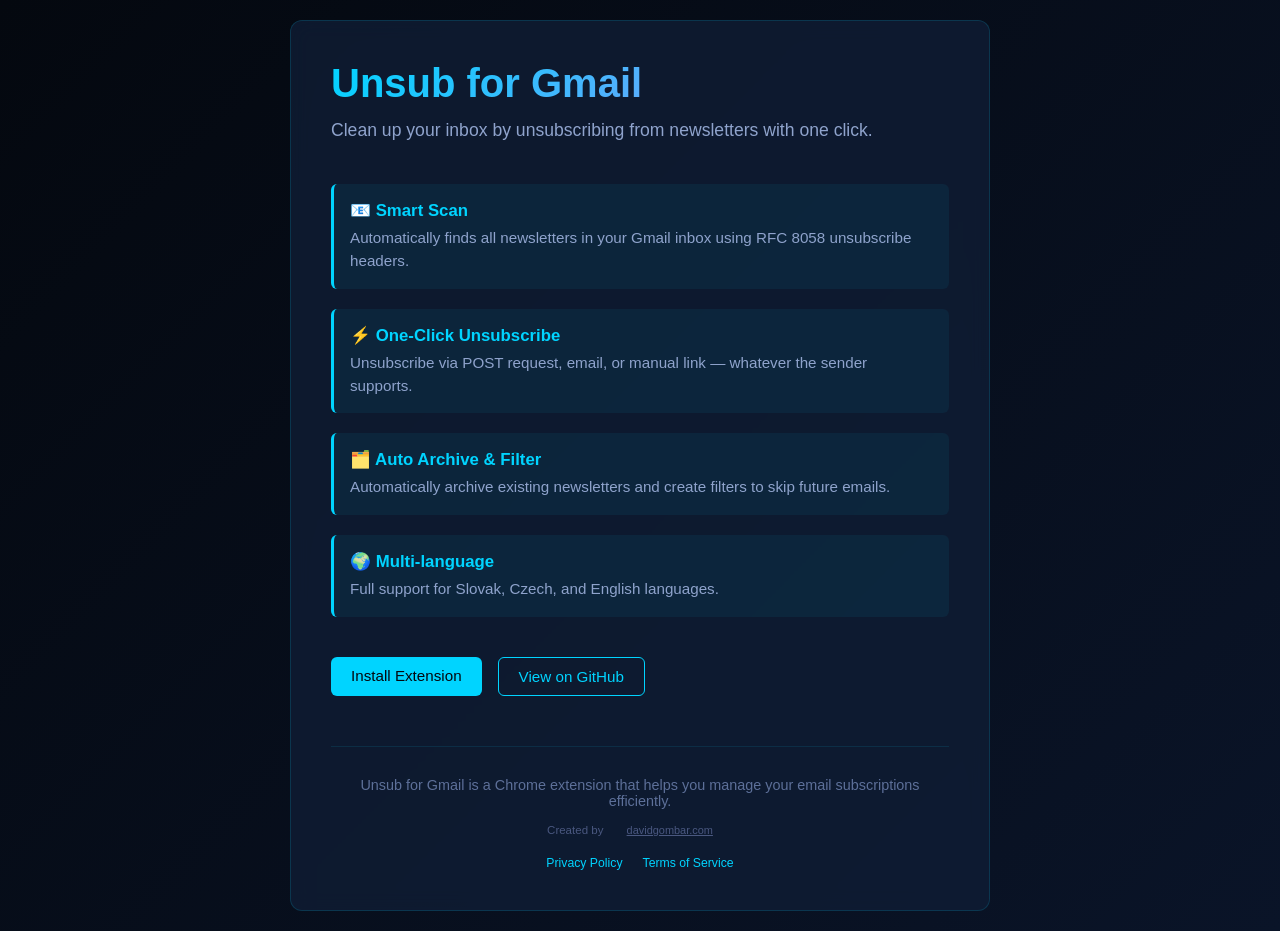
<file: docs/index.html>
<!DOCTYPE html>
<html lang="en">
<head>
  <meta charset="UTF-8">
  <meta name="viewport" content="width=device-width, initial-scale=1">
  <meta name="google-site-verification" content="OzqDJ0EwxWhAvOSlh1KuwHQCyUvalWJo8x1ypGa64aY" />
  <title>Unsub for Gmail</title>
  <style>
    * { margin: 0; padding: 0; box-sizing: border-box; }
    body {
      font-family: -apple-system, BlinkMacSystemFont, 'Segoe UI', Roboto, sans-serif;
      background: linear-gradient(135deg, #04080f 0%, #0a1428 100%);
      color: #e8f0fb;
      min-height: 100vh;
      display: flex;
      align-items: center;
      justify-content: center;
      padding: 20px;
    }
    .container {
      max-width: 700px;
      background: rgba(16, 29, 53, 0.8);
      border: 1px solid rgba(0, 212, 255, 0.15);
      border-radius: 12px;
      padding: 40px;
      backdrop-filter: blur(10px);
    }
    h1 {
      font-size: 2.5em;
      margin-bottom: 10px;
      background: linear-gradient(135deg, #00d4ff, #a78bfa);
      -webkit-background-clip: text;
      -webkit-text-fill-color: transparent;
      background-clip: text;
    }
    .subtitle {
      color: #8fa3cc;
      font-size: 1.1em;
      margin-bottom: 30px;
      line-height: 1.6;
    }
    .features {
      display: grid;
      gap: 20px;
      margin: 40px 0;
    }
    .feature {
      padding: 16px;
      background: rgba(0, 212, 255, 0.06);
      border-left: 3px solid #00d4ff;
      border-radius: 6px;
    }
    .feature h3 {
      color: #00d4ff;
      margin-bottom: 6px;
      font-size: 1.05em;
    }
    .feature p {
      color: #8fa3cc;
      font-size: 0.95em;
      line-height: 1.5;
    }
    .links {
      display: flex;
      gap: 16px;
      margin-top: 40px;
      flex-wrap: wrap;
    }
    a {
      padding: 10px 20px;
      border-radius: 6px;
      text-decoration: none;
      font-weight: 500;
      font-size: 0.95em;
      transition: all 0.3s;
    }
    .btn-primary {
      background: #00d4ff;
      color: #04080f;
    }
    .btn-primary:hover {
      background: #00b8e0;
      transform: translateY(-2px);
    }
    .btn-secondary {
      background: transparent;
      color: #00d4ff;
      border: 1px solid #00d4ff;
    }
    .btn-secondary:hover {
      background: rgba(0, 212, 255, 0.1);
    }
    .footer {
      margin-top: 50px;
      padding-top: 30px;
      border-top: 1px solid rgba(0, 212, 255, 0.1);
      text-align: center;
      color: #5d7099;
      font-size: 0.9em;
    }
    .legal-links {
      margin-top: 20px;
      display: flex;
      gap: 20px;
      justify-content: center;
      flex-wrap: wrap;
    }
    .legal-links a {
      color: #00d4ff;
      padding: 0;
      font-size: 0.85em;
    }
    .legal-links a:hover {
      color: #a78bfa;
    }
  </style>
</head>
<body>
  <div class="container">
    <h1>Unsub for Gmail</h1>
    <p class="subtitle">Clean up your inbox by unsubscribing from newsletters with one click.</p>

    <div class="features">
      <div class="feature">
        <h3>📧 Smart Scan</h3>
        <p>Automatically finds all newsletters in your Gmail inbox using RFC 8058 unsubscribe headers.</p>
      </div>
      <div class="feature">
        <h3>⚡ One-Click Unsubscribe</h3>
        <p>Unsubscribe via POST request, email, or manual link — whatever the sender supports.</p>
      </div>
      <div class="feature">
        <h3>🗂️ Auto Archive & Filter</h3>
        <p>Automatically archive existing newsletters and create filters to skip future emails.</p>
      </div>
      <div class="feature">
        <h3>🌍 Multi-language</h3>
        <p>Full support for Slovak, Czech, and English languages.</p>
      </div>
    </div>

    <div class="links">
      <a href="https://chrome.google.com/webstore" class="btn-primary">Install Extension</a>
      <a href="https://github.com/davidgombar/unsub" class="btn-secondary">View on GitHub</a>
    </div>

    <div class="footer">
      <p>Unsub for Gmail is a Chrome extension that helps you manage your email subscriptions efficiently.</p>
      <p style="margin-top: 15px; font-size: 0.8em; color: #4a5880;">Created by <a href="https://davidgombar.com" target="_blank" rel="noopener" style="color: inherit; text-decoration: underline;">davidgombar.com</a></p>

      <div class="legal-links">
        <a href="privacy-policy.html">Privacy Policy</a>
        <a href="terms-of-service.html">Terms of Service</a>
      </div>
    </div>
  </div>
</body>
</html>
</file>
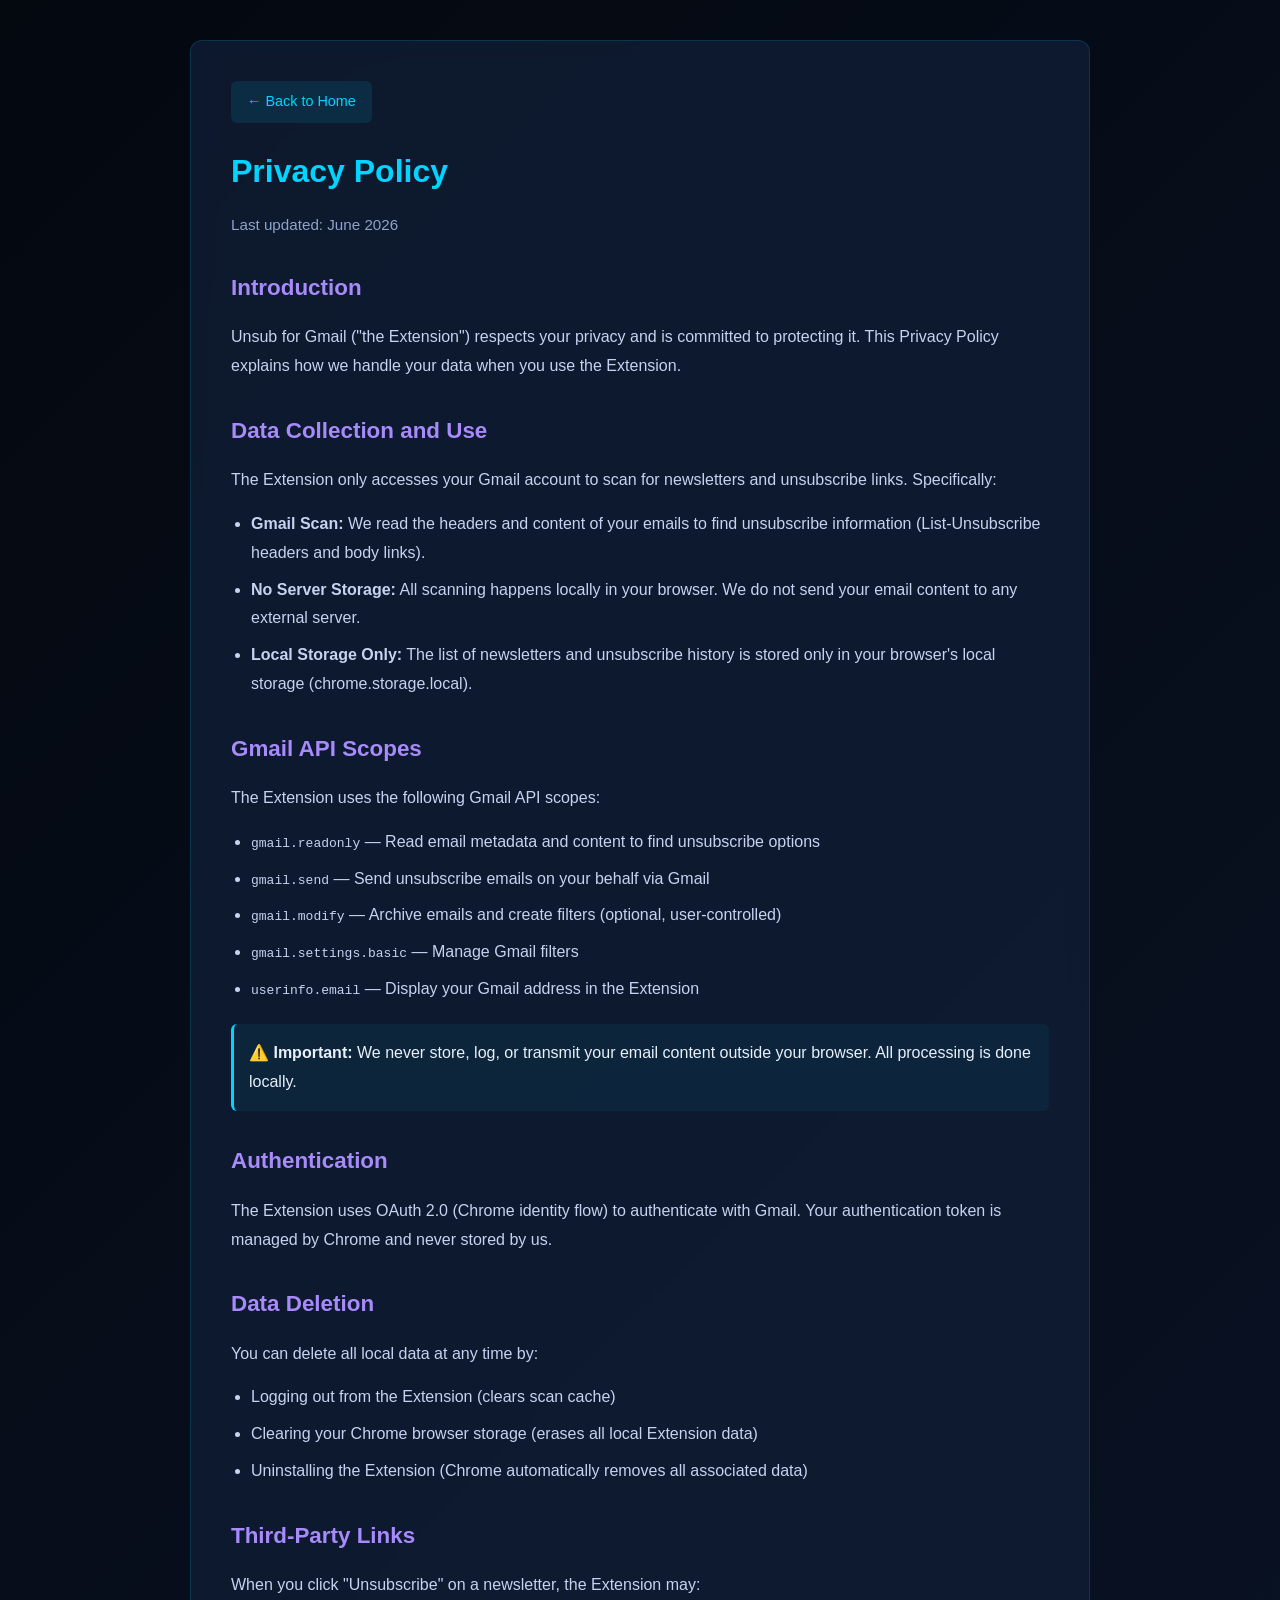
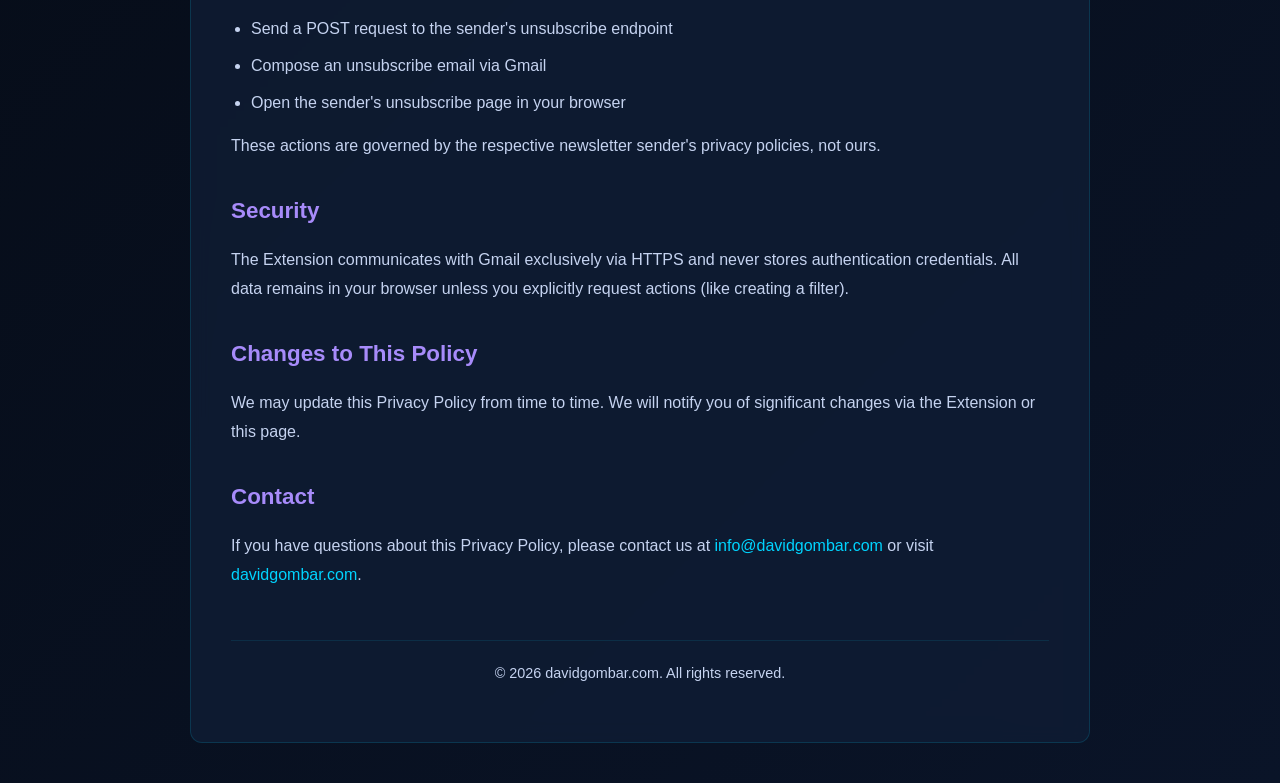
<file: docs/privacy-policy.html>
<!DOCTYPE html>
<html lang="en">
<head>
  <meta charset="UTF-8">
  <meta name="viewport" content="width=device-width, initial-scale=1">
  <title>Privacy Policy — Unsub for Gmail</title>
  <style>
    * { margin: 0; padding: 0; box-sizing: border-box; }
    body {
      font-family: -apple-system, BlinkMacSystemFont, 'Segoe UI', Roboto, sans-serif;
      background: linear-gradient(135deg, #04080f 0%, #0a1428 100%);
      color: #e8f0fb;
      min-height: 100vh;
      padding: 40px 20px;
    }
    .container {
      max-width: 900px;
      margin: 0 auto;
      background: rgba(16, 29, 53, 0.8);
      border: 1px solid rgba(0, 212, 255, 0.15);
      border-radius: 12px;
      padding: 40px;
      backdrop-filter: blur(10px);
      line-height: 1.8;
    }
    h1 {
      font-size: 2em;
      margin-bottom: 10px;
      color: #00d4ff;
    }
    .subtitle {
      color: #8fa3cc;
      margin-bottom: 30px;
      font-size: 0.95em;
    }
    h2 {
      color: #a78bfa;
      font-size: 1.4em;
      margin-top: 30px;
      margin-bottom: 15px;
    }
    p {
      margin-bottom: 15px;
      color: #c5d3f0;
    }
    ul {
      margin-left: 20px;
      margin-bottom: 15px;
    }
    li {
      margin-bottom: 8px;
      color: #c5d3f0;
    }
    .highlight {
      background: rgba(0, 212, 255, 0.06);
      border-left: 3px solid #00d4ff;
      padding: 15px;
      border-radius: 6px;
      margin: 20px 0;
    }
    a {
      color: #00d4ff;
      text-decoration: none;
    }
    a:hover {
      color: #a78bfa;
      text-decoration: underline;
    }
    .footer {
      margin-top: 50px;
      padding-top: 20px;
      border-top: 1px solid rgba(0, 212, 255, 0.1);
      font-size: 0.9em;
      color: #5d7099;
      text-align: center;
    }
    .back-link {
      display: inline-block;
      margin-bottom: 20px;
      padding: 8px 16px;
      background: rgba(0, 212, 255, 0.1);
      border-radius: 6px;
      color: #00d4ff;
      text-decoration: none;
      font-size: 0.9em;
    }
    .back-link:hover {
      background: rgba(0, 212, 255, 0.15);
    }
  </style>
</head>
<body>
  <div class="container">
    <a href="/" class="back-link">← Back to Home</a>

    <h1>Privacy Policy</h1>
    <p class="subtitle">Last updated: June 2026</p>

    <h2>Introduction</h2>
    <p>Unsub for Gmail ("the Extension") respects your privacy and is committed to protecting it. This Privacy Policy explains how we handle your data when you use the Extension.</p>

    <h2>Data Collection and Use</h2>
    <p>The Extension only accesses your Gmail account to scan for newsletters and unsubscribe links. Specifically:</p>
    <ul>
      <li><strong>Gmail Scan:</strong> We read the headers and content of your emails to find unsubscribe information (List-Unsubscribe headers and body links).</li>
      <li><strong>No Server Storage:</strong> All scanning happens locally in your browser. We do not send your email content to any external server.</li>
      <li><strong>Local Storage Only:</strong> The list of newsletters and unsubscribe history is stored only in your browser's local storage (chrome.storage.local).</li>
    </ul>

    <h2>Gmail API Scopes</h2>
    <p>The Extension uses the following Gmail API scopes:</p>
    <ul>
      <li><code>gmail.readonly</code> — Read email metadata and content to find unsubscribe options</li>
      <li><code>gmail.send</code> — Send unsubscribe emails on your behalf via Gmail</li>
      <li><code>gmail.modify</code> — Archive emails and create filters (optional, user-controlled)</li>
      <li><code>gmail.settings.basic</code> — Manage Gmail filters</li>
      <li><code>userinfo.email</code> — Display your Gmail address in the Extension</li>
    </ul>

    <div class="highlight">
      <strong>⚠️ Important:</strong> We never store, log, or transmit your email content outside your browser. All processing is done locally.
    </div>

    <h2>Authentication</h2>
    <p>The Extension uses OAuth 2.0 (Chrome identity flow) to authenticate with Gmail. Your authentication token is managed by Chrome and never stored by us.</p>

    <h2>Data Deletion</h2>
    <p>You can delete all local data at any time by:</p>
    <ul>
      <li>Logging out from the Extension (clears scan cache)</li>
      <li>Clearing your Chrome browser storage (erases all local Extension data)</li>
      <li>Uninstalling the Extension (Chrome automatically removes all associated data)</li>
    </ul>

    <h2>Third-Party Links</h2>
    <p>When you click "Unsubscribe" on a newsletter, the Extension may:</p>
    <ul>
      <li>Send a POST request to the sender's unsubscribe endpoint</li>
      <li>Compose an unsubscribe email via Gmail</li>
      <li>Open the sender's unsubscribe page in your browser</li>
    </ul>
    <p>These actions are governed by the respective newsletter sender's privacy policies, not ours.</p>

    <h2>Security</h2>
    <p>The Extension communicates with Gmail exclusively via HTTPS and never stores authentication credentials. All data remains in your browser unless you explicitly request actions (like creating a filter).</p>

    <h2>Changes to This Policy</h2>
    <p>We may update this Privacy Policy from time to time. We will notify you of significant changes via the Extension or this page.</p>

    <h2>Contact</h2>
    <p>If you have questions about this Privacy Policy, please contact us at <a href="mailto:info@davidgombar.com">info@davidgombar.com</a> or visit <a href="https://davidgombar.com">davidgombar.com</a>.</p>

    <div class="footer">
      <p>© 2026 davidgombar.com. All rights reserved.</p>
    </div>
  </div>
</body>
</html>
</file>
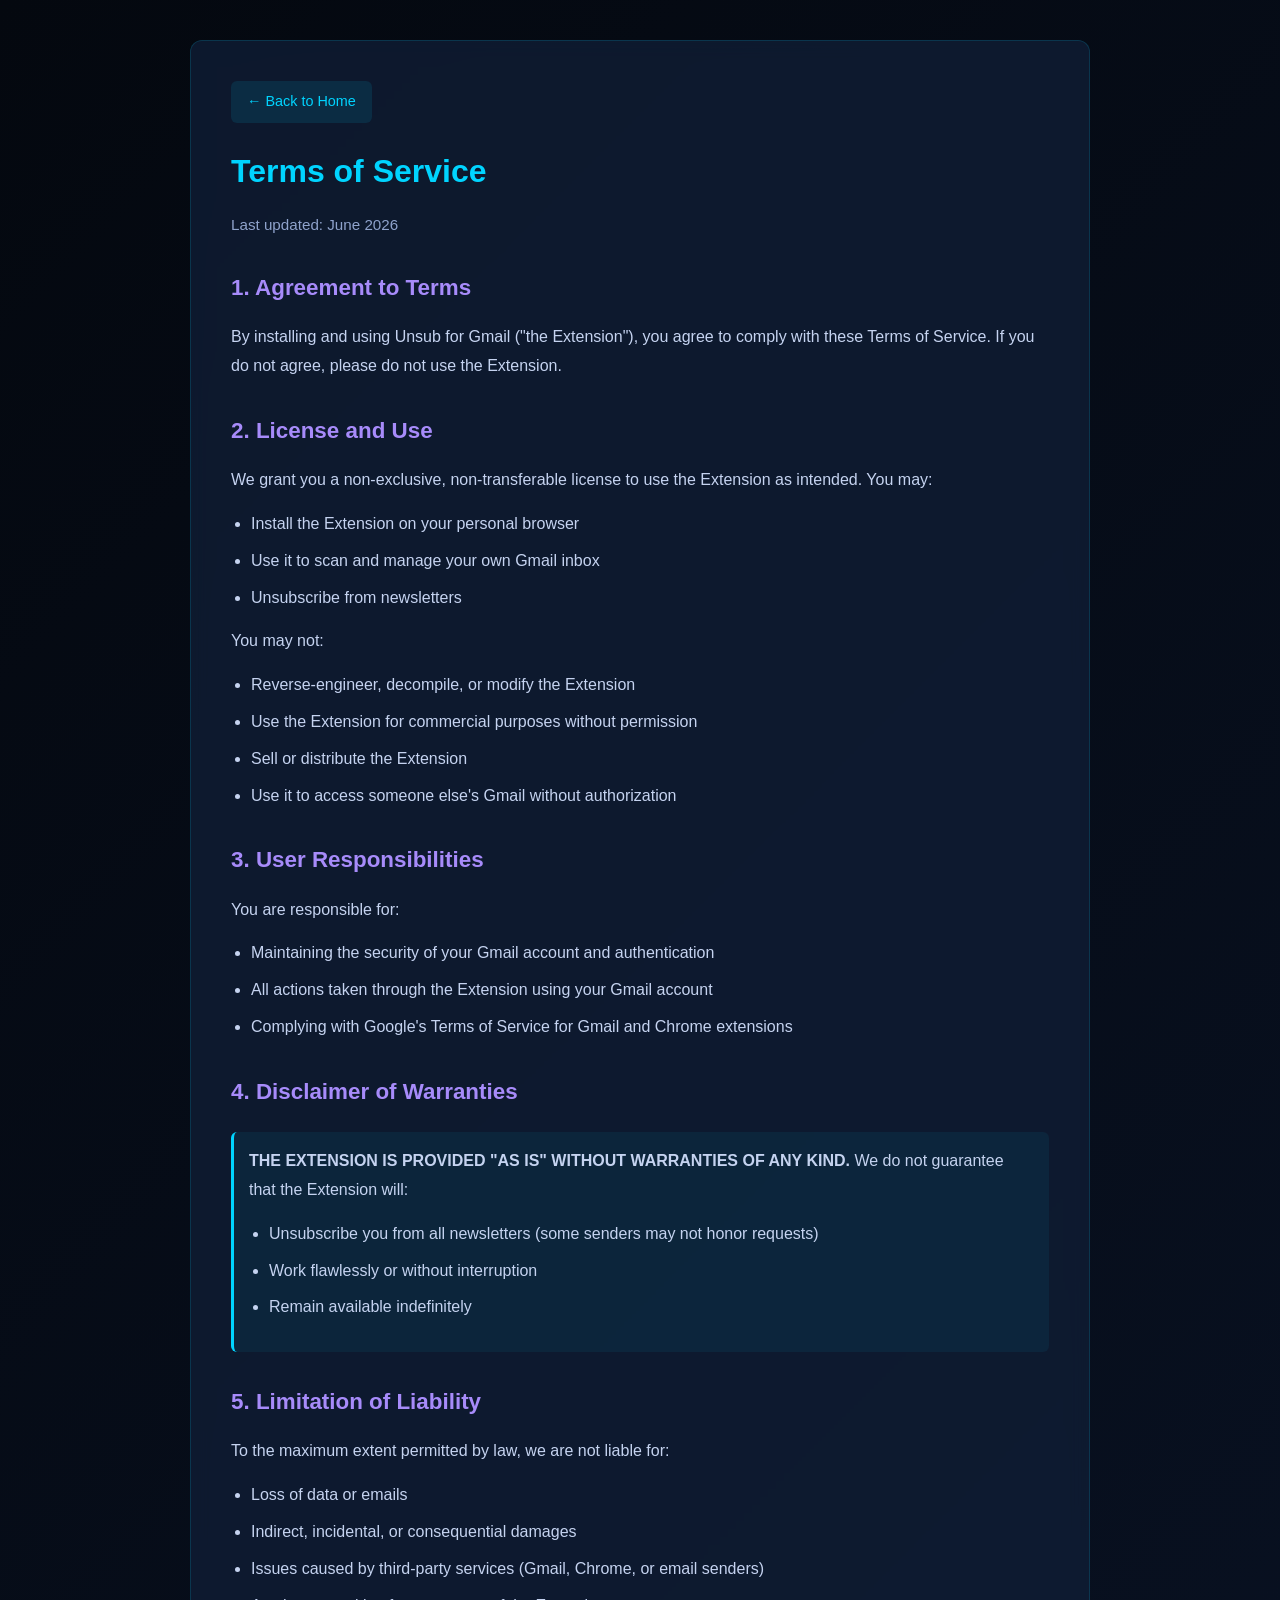
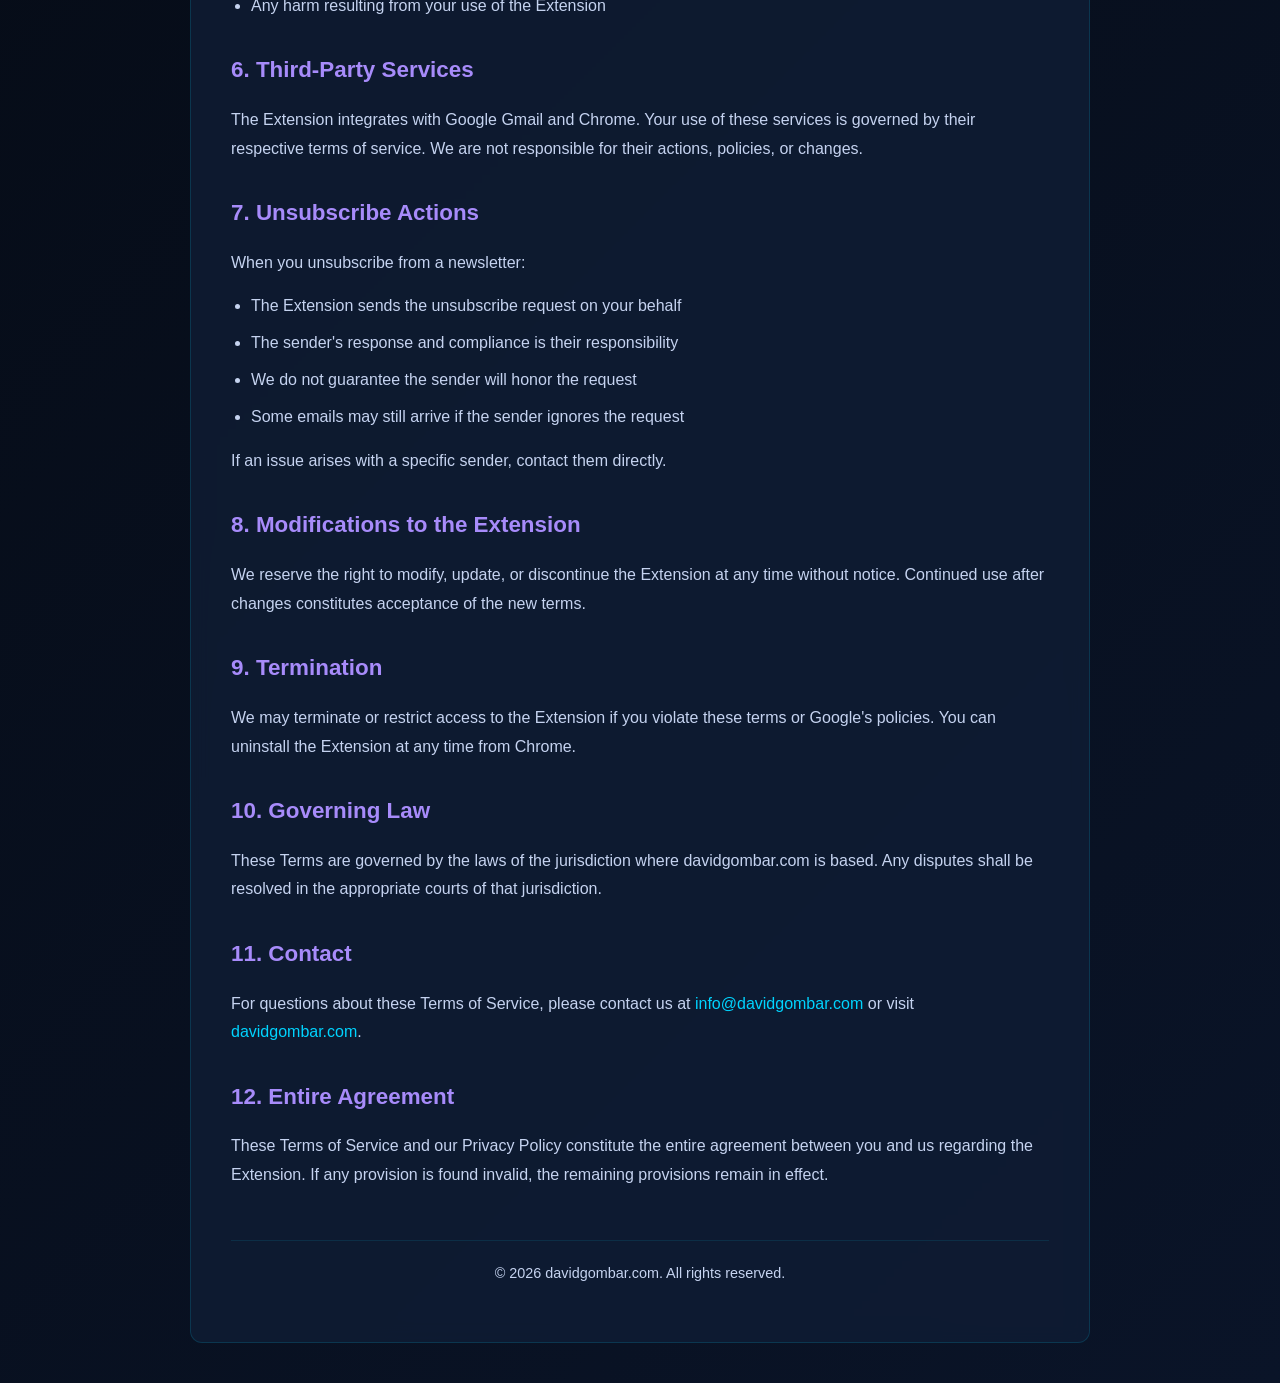
<file: docs/terms-of-service.html>
<!DOCTYPE html>
<html lang="en">
<head>
  <meta charset="UTF-8">
  <meta name="viewport" content="width=device-width, initial-scale=1">
  <title>Terms of Service — Unsub for Gmail</title>
  <style>
    * { margin: 0; padding: 0; box-sizing: border-box; }
    body {
      font-family: -apple-system, BlinkMacSystemFont, 'Segoe UI', Roboto, sans-serif;
      background: linear-gradient(135deg, #04080f 0%, #0a1428 100%);
      color: #e8f0fb;
      min-height: 100vh;
      padding: 40px 20px;
    }
    .container {
      max-width: 900px;
      margin: 0 auto;
      background: rgba(16, 29, 53, 0.8);
      border: 1px solid rgba(0, 212, 255, 0.15);
      border-radius: 12px;
      padding: 40px;
      backdrop-filter: blur(10px);
      line-height: 1.8;
    }
    h1 {
      font-size: 2em;
      margin-bottom: 10px;
      color: #00d4ff;
    }
    .subtitle {
      color: #8fa3cc;
      margin-bottom: 30px;
      font-size: 0.95em;
    }
    h2 {
      color: #a78bfa;
      font-size: 1.4em;
      margin-top: 30px;
      margin-bottom: 15px;
    }
    p {
      margin-bottom: 15px;
      color: #c5d3f0;
    }
    ul {
      margin-left: 20px;
      margin-bottom: 15px;
    }
    li {
      margin-bottom: 8px;
      color: #c5d3f0;
    }
    .highlight {
      background: rgba(0, 212, 255, 0.06);
      border-left: 3px solid #00d4ff;
      padding: 15px;
      border-radius: 6px;
      margin: 20px 0;
    }
    a {
      color: #00d4ff;
      text-decoration: none;
    }
    a:hover {
      color: #a78bfa;
      text-decoration: underline;
    }
    .footer {
      margin-top: 50px;
      padding-top: 20px;
      border-top: 1px solid rgba(0, 212, 255, 0.1);
      font-size: 0.9em;
      color: #5d7099;
      text-align: center;
    }
    .back-link {
      display: inline-block;
      margin-bottom: 20px;
      padding: 8px 16px;
      background: rgba(0, 212, 255, 0.1);
      border-radius: 6px;
      color: #00d4ff;
      text-decoration: none;
      font-size: 0.9em;
    }
    .back-link:hover {
      background: rgba(0, 212, 255, 0.15);
    }
  </style>
</head>
<body>
  <div class="container">
    <a href="/" class="back-link">← Back to Home</a>

    <h1>Terms of Service</h1>
    <p class="subtitle">Last updated: June 2026</p>

    <h2>1. Agreement to Terms</h2>
    <p>By installing and using Unsub for Gmail ("the Extension"), you agree to comply with these Terms of Service. If you do not agree, please do not use the Extension.</p>

    <h2>2. License and Use</h2>
    <p>We grant you a non-exclusive, non-transferable license to use the Extension as intended. You may:</p>
    <ul>
      <li>Install the Extension on your personal browser</li>
      <li>Use it to scan and manage your own Gmail inbox</li>
      <li>Unsubscribe from newsletters</li>
    </ul>
    <p>You may not:</p>
    <ul>
      <li>Reverse-engineer, decompile, or modify the Extension</li>
      <li>Use the Extension for commercial purposes without permission</li>
      <li>Sell or distribute the Extension</li>
      <li>Use it to access someone else's Gmail without authorization</li>
    </ul>

    <h2>3. User Responsibilities</h2>
    <p>You are responsible for:</p>
    <ul>
      <li>Maintaining the security of your Gmail account and authentication</li>
      <li>All actions taken through the Extension using your Gmail account</li>
      <li>Complying with Google's Terms of Service for Gmail and Chrome extensions</li>
    </ul>

    <h2>4. Disclaimer of Warranties</h2>
    <div class="highlight">
      <p><strong>THE EXTENSION IS PROVIDED "AS IS" WITHOUT WARRANTIES OF ANY KIND.</strong> We do not guarantee that the Extension will:</p>
      <ul>
        <li>Unsubscribe you from all newsletters (some senders may not honor requests)</li>
        <li>Work flawlessly or without interruption</li>
        <li>Remain available indefinitely</li>
      </ul>
    </div>

    <h2>5. Limitation of Liability</h2>
    <p>To the maximum extent permitted by law, we are not liable for:</p>
    <ul>
      <li>Loss of data or emails</li>
      <li>Indirect, incidental, or consequential damages</li>
      <li>Issues caused by third-party services (Gmail, Chrome, or email senders)</li>
      <li>Any harm resulting from your use of the Extension</li>
    </ul>

    <h2>6. Third-Party Services</h2>
    <p>The Extension integrates with Google Gmail and Chrome. Your use of these services is governed by their respective terms of service. We are not responsible for their actions, policies, or changes.</p>

    <h2>7. Unsubscribe Actions</h2>
    <p>When you unsubscribe from a newsletter:</p>
    <ul>
      <li>The Extension sends the unsubscribe request on your behalf</li>
      <li>The sender's response and compliance is their responsibility</li>
      <li>We do not guarantee the sender will honor the request</li>
      <li>Some emails may still arrive if the sender ignores the request</li>
    </ul>
    <p>If an issue arises with a specific sender, contact them directly.</p>

    <h2>8. Modifications to the Extension</h2>
    <p>We reserve the right to modify, update, or discontinue the Extension at any time without notice. Continued use after changes constitutes acceptance of the new terms.</p>

    <h2>9. Termination</h2>
    <p>We may terminate or restrict access to the Extension if you violate these terms or Google's policies. You can uninstall the Extension at any time from Chrome.</p>

    <h2>10. Governing Law</h2>
    <p>These Terms are governed by the laws of the jurisdiction where davidgombar.com is based. Any disputes shall be resolved in the appropriate courts of that jurisdiction.</p>

    <h2>11. Contact</h2>
    <p>For questions about these Terms of Service, please contact us at <a href="mailto:info@davidgombar.com">info@davidgombar.com</a> or visit <a href="https://davidgombar.com">davidgombar.com</a>.</p>

    <h2>12. Entire Agreement</h2>
    <p>These Terms of Service and our Privacy Policy constitute the entire agreement between you and us regarding the Extension. If any provision is found invalid, the remaining provisions remain in effect.</p>

    <div class="footer">
      <p>© 2026 davidgombar.com. All rights reserved.</p>
    </div>
  </div>
</body>
</html>
</file>
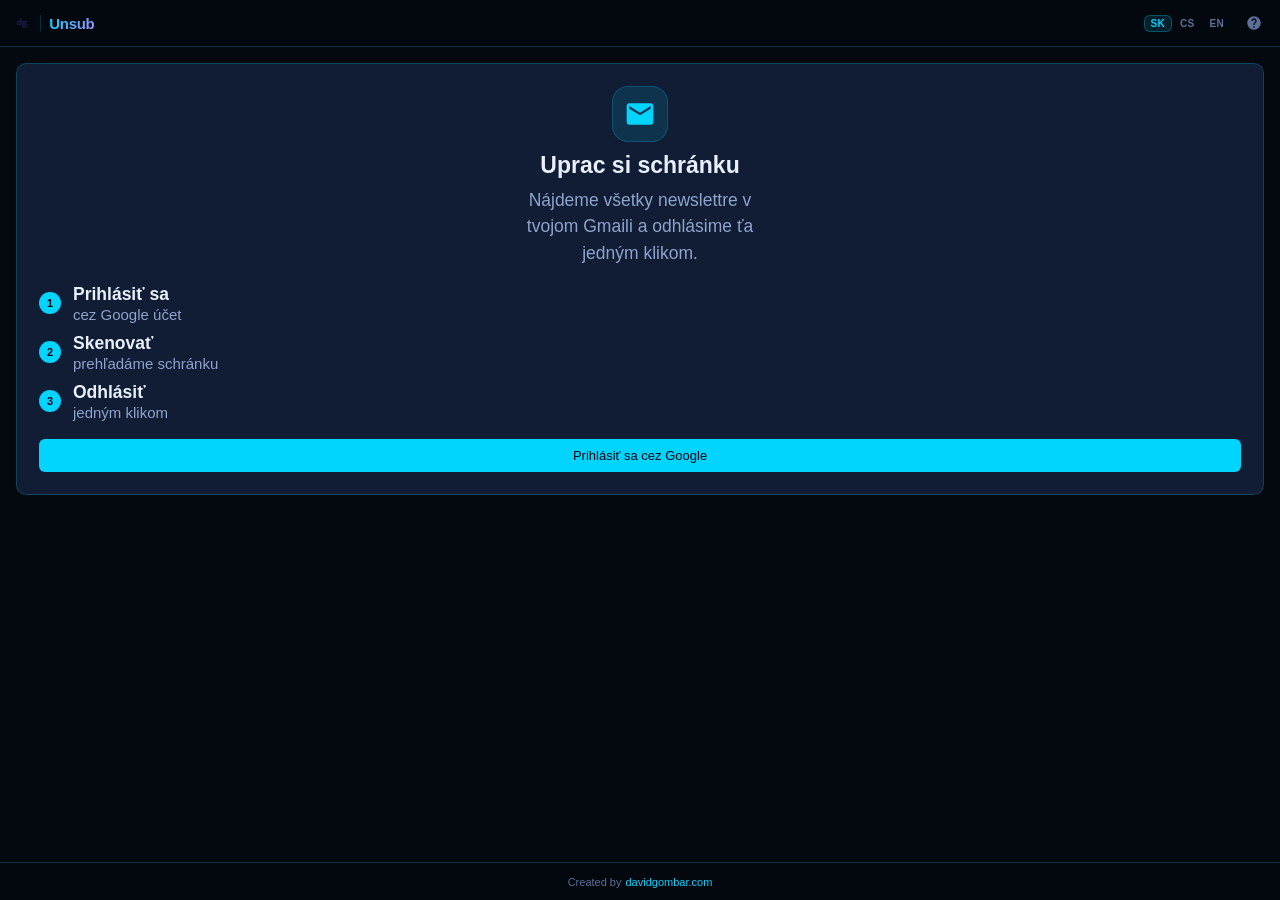
<file: sidepanel/panel.html>
<!DOCTYPE html>
<html lang="sk">
<head>
  <meta charset="UTF-8">
  <meta name="viewport" content="width=device-width, initial-scale=1">
  <title>Unsub</title>
  <link rel="stylesheet" href="panel.css">
</head>
<body>

  <header class="header">
    <div class="header-brand">
      <img src="dg_logo.webp" alt="David Gombar" class="dg-logo">
      <div class="brand-sep"></div>
      <span class="brand-name">Unsub</span>
    </div>
    <div class="header-right">
      <div class="lang-switcher">
        <button class="lang-btn active" data-lang="sk">SK</button>
        <button class="lang-btn" data-lang="cs">CS</button>
        <button class="lang-btn" data-lang="en">EN</button>
      </div>
      <span id="account-badge" class="account-badge hidden"></span>
      <button id="btn-info" class="btn-icon" data-i18n-title="btnInfoTitle">
        <svg width="16" height="16" viewBox="0 0 24 24" fill="none">
          <path d="M12 2C6.48 2 2 6.48 2 12s4.48 10 10 10 10-4.48 10-10S17.52 2 12 2zm1 17h-2v-2h2v2zm2.07-7.75l-.9.92C13.45 12.9 13 13.5 13 15h-2v-.5c0-1.1.45-2.1 1.17-2.83l1.24-1.26c.37-.36.59-.86.59-1.41 0-1.1-.9-2-2-2s-2 .9-2 2H8c0-2.21 1.79-4 4-4s4 1.79 4 4c0 .88-.36 1.68-.93 2.25z" fill="currentColor"/>
        </svg>
      </button>
      <button id="btn-logout" class="btn-icon hidden" data-i18n-title="btnLogoutTitle">
        <svg width="16" height="16" viewBox="0 0 24 24" fill="none">
          <path d="M17 7L15.59 8.41L18.17 11H8V13H18.17L15.59 15.58L17 17L22 12L17 7ZM4 5H12V3H4C2.9 3 2 3.9 2 5V19C2 20.1 2.9 21 4 21H12V19H4V5Z" fill="currentColor"/>
        </svg>
      </button>
    </div>
  </header>

  <main class="main">

    <!-- Onboarding (logged out) -->
    <section id="onboarding-section">
      <div class="onboarding-card">
        <div class="onboarding-hero">
          <div class="hero-icon">
            <svg width="32" height="32" viewBox="0 0 24 24" fill="none">
              <path d="M20 4H4C2.9 4 2 4.9 2 6V18C2 19.1 2.9 20 4 20H20C21.1 20 22 19.1 22 18V6C22 4.9 21.1 4 20 4ZM20 8L12 13L4 8V6L12 11L20 6V8Z" fill="#00d4ff"/>
            </svg>
          </div>
          <h2 data-i18n="onboardingHeading">Uprac si schránku</h2>
          <p data-i18n="onboardingSubtitle">Nájdeme všetky newslettre v tvojom Gmaili a odhlásime ťa jedným klikom.</p>
        </div>
        <div class="steps">
          <div class="step">
            <div class="step-num">1</div>
            <div class="step-text">
              <strong data-i18n="step1Title">Prihlásiť sa</strong>
              <span data-i18n="step1Sub">cez Google účet</span>
            </div>
          </div>
          <div class="step">
            <div class="step-num">2</div>
            <div class="step-text">
              <strong data-i18n="step2Title">Skenovať</strong>
              <span data-i18n="step2Sub">prehľadáme schránku</span>
            </div>
          </div>
          <div class="step">
            <div class="step-num">3</div>
            <div class="step-text">
              <strong data-i18n="step3Title">Odhlásiť</strong>
              <span data-i18n="step3Sub">jedným klikom</span>
            </div>
          </div>
        </div>
        <button id="btn-login" class="btn btn-primary btn-full" data-i18n="btnLoginLabel">Prihlásiť sa cez Google</button>
        <p id="auth-status" class="auth-error hidden"></p>
      </div>
    </section>

    <!-- App (logged in) -->
    <section id="app-section" class="hidden">

      <!-- Scan bar -->
      <div id="scan-bar">
        <span id="scan-date-label" class="scan-date"></span>
        <div class="btn-row">
          <button id="btn-scan" class="btn btn-primary btn-sm">
            <svg width="14" height="14" viewBox="0 0 24 24" fill="none">
              <path d="M15.5 14H14.71L14.43 13.73C15.41 12.59 16 11.11 16 9.5C16 5.91 13.09 3 9.5 3C5.91 3 3 5.91 3 9.5C3 13.09 5.91 16 9.5 16C11.11 16 12.59 15.41 13.73 14.43L14 14.71V15.5L19 20.49L20.49 19L15.5 14ZM9.5 14C7.01 14 5 11.99 5 9.5C5 7.01 7.01 5 9.5 5C11.99 5 14 7.01 14 9.5C14 11.99 11.99 14 9.5 14Z" fill="currentColor"/>
            </svg>
            <span data-i18n="btnScan">Skenovať</span>
          </button>
          <button id="btn-abort" class="btn btn-secondary btn-sm hidden" data-i18n="btnAbort">Zastaviť</button>
        </div>
      </div>

      <!-- Progress -->
      <div id="progress-section" style="display:none">
        <div class="progress-bar-track">
          <div id="progress-bar" class="progress-bar-fill"></div>
        </div>
        <span id="progress-label">…</span>
      </div>

      <!-- Stats -->
      <div id="stats-bar" class="hidden">
        <div class="stat">
          <span id="stat-found" class="stat-value">0</span>
          <span class="stat-label" data-i18n="statFoundLabel">nájdených</span>
        </div>
        <div class="stat-divider"></div>
        <div class="stat">
          <span id="stat-unsubbed" class="stat-value stat-success">0</span>
          <span class="stat-label" data-i18n="statUnsubbedLabel">odhlásených</span>
        </div>
      </div>

      <!-- Toolbar -->
      <div id="toolbar" style="display:none">
        <div class="search-wrap">
          <svg class="search-icon" width="14" height="14" viewBox="0 0 24 24" fill="none">
            <path d="M15.5 14H14.71L14.43 13.73C15.41 12.59 16 11.11 16 9.5C16 5.91 13.09 3 9.5 3C5.91 3 3 5.91 3 9.5C3 13.09 5.91 16 9.5 16C11.11 16 12.59 15.41 13.73 14.43L14 14.71V15.5L19 20.49L20.49 19L15.5 14ZM9.5 14C7.01 14 5 11.99 5 9.5C5 7.01 7.01 5 9.5 5C11.99 5 14 7.01 14 9.5C14 11.99 11.99 14 9.5 14Z" fill="currentColor"/>
          </svg>
          <input id="search-input" type="search" data-i18n-ph="searchPlaceholder" placeholder="Hľadať odosielateľa…">
        </div>
        <div class="toolbar-row">
          <label class="select-all-label">
            <input id="select-all-checkbox" type="checkbox">
            <span data-i18n="selectAll">Vybrať všetkých</span>
          </label>
          <span id="selected-count"></span>
        </div>
      </div>

      <!-- Sender list -->
      <div id="sender-list"></div>

      <!-- Welcome state -->
      <div id="welcome-state" style="display:none">
        <div class="state-icon">🔍</div>
        <h3 data-i18n="welcomeTitle">Pripravený na sken</h3>
        <p data-i18n="welcomeText">Klikni na „Skenovať" a nájdeme všetky newslettre, z ktorých sa môžeš odhlásiť.</p>
      </div>

      <!-- Empty state -->
      <div id="empty-state" style="display:none">
        <div class="state-icon">📭</div>
        <h3 data-i18n="emptyTitle">Žiadne newslettre</h3>
        <p data-i18n="emptyText">V schránke sme nenašli žiadne newslettre s možnosťou odhlásenia.</p>
        <p class="state-hint" data-i18n="emptyHint">Skús spustiť skenovanie znova.</p>
      </div>

    </section>

    <!-- Results (after unsubscribe) -->
    <section id="results-section" style="display:none">
      <div class="results-header">
        <h2 data-i18n="resultsTitle">Výsledky odhlásenia</h2>
      </div>
      <div id="results-list"></div>
      <button id="btn-back" class="btn btn-secondary" style="margin-top:8px" data-i18n="btnBack">← Späť na zoznam</button>
    </section>

  </main>

  <!-- Sticky unsub bar -->
  <div id="unsub-section" class="unsub-bar hidden">
    <button id="btn-unsub" class="btn btn-danger btn-full">
      <span id="btn-unsub-label" data-i18n="btnUnsub">Odhlásiť vybrané</span>
    </button>
  </div>

  <!-- Credit footer -->
  <footer class="credit-footer">
    Created by <a href="https://davidgombar.com" target="_blank" rel="noopener noreferrer">davidgombar.com</a>
  </footer>

  <!-- Info modal -->
  <div id="info-overlay" class="modal-overlay">
    <div class="modal info-modal">
      <div class="info-header">
        <h2 data-i18n="infoTitle">Ako to funguje</h2>
        <button id="btn-info-close" class="btn-icon">
          <svg width="16" height="16" viewBox="0 0 24 24" fill="none">
            <path d="M19 6.41L17.59 5 12 10.59 6.41 5 5 6.41 10.59 12 5 17.59 6.41 19 12 13.41 17.59 19 19 17.59 13.41 12z" fill="currentColor"/>
          </svg>
        </button>
      </div>

      <div class="info-body">

        <div class="info-section">
          <p class="info-label" data-i18n="infoDemoLabel">Ukážkový záznam</p>
          <div class="demo-card">
            <div class="sender-avatar" style="background:#00d4ff">N</div>
            <div class="sender-info">
              <div class="sender-name" data-i18n="infoDemoName">Názov odosielateľa</div>
              <div class="sender-email" data-i18n="infoDemoEmail">newsletter@priklad.sk</div>
              <div class="sender-meta">
                <span class="badge badge-one-click" data-i18n="badgeOneClick">🟢 One-click</span>
                <span class="msg-count">14</span>
                <span class="msg-date">3d</span>
              </div>
            </div>
            <input type="checkbox" class="sender-checkbox" checked disabled>
          </div>
          <div class="demo-annotations">
            <div class="annot"><span class="annot-dot" style="background:#00d4ff"></span><span data-i18n="annotAvatar">Farebný avatar — prvé písmeno mena</span></div>
            <div class="annot"><span class="annot-dot" style="background:#4ade80"></span><span data-i18n="annotBadge">Badge — typ odhlásenia (viď nižšie)</span></div>
            <div class="annot"><span class="annot-dot" style="background:#7e90b8"></span><span data-i18n="annotCount">Počet správ od tohto odosielateľa</span></div>
            <div class="annot"><span class="annot-dot" style="background:#4a5880"></span><span data-i18n="annotDate">Dátum posledného prijatého mailu</span></div>
          </div>
        </div>

        <div class="info-section">
          <p class="info-label" data-i18n="infoBadgesLabel">Typy odhlásenia</p>
          <div class="badge-row-info">
            <span class="badge badge-one-click" data-i18n="badgeOneClick">🟢 One-click</span>
            <span class="badge-desc" data-i18n="badgeOneClickDesc">Automatické — odošle sa POST požiadavka priamo z rozšírenia. Najrýchlejší spôsob.</span>
          </div>
          <div class="badge-row-info">
            <span class="badge badge-mailto" data-i18n="badgeEmail">✉️ Email</span>
            <span class="badge-desc" data-i18n="badgeMailtoDesc">Odhlasovací email sa odošle cez tvoj Gmail. Môže trvať 1–10 dní kým odosielateľ spracuje.</span>
          </div>
          <div class="badge-row-info">
            <span class="badge badge-manual" data-i18n="badgeManual">⚠️ Manuálne</span>
            <span class="badge-desc" data-i18n="badgeManualDesc">Otvorí sa stránka odosielateľa v novej karte — odhlásenie dokončíš ty ručne.</span>
          </div>
        </div>

        <div class="info-section">
          <p class="info-label" data-i18n="infoHowLabel">Ako sa odhlásiť</p>
          <ol class="info-steps">
            <li data-i18n="infoStep1">Zaškrtni newslettre, z ktorých sa chceš odhlásiť</li>
            <li data-i18n-html="infoStep2">Klikni na tlačidlo <strong>Odhlásiť vybrané</strong> v spodnej lište</li>
            <li data-i18n="infoStep3">V potvrdzovacom okne skontroluj zoznam a vyber doplnkové možnosti</li>
            <li data-i18n-html="infoStep4">Klikni <strong>Potvrdiť odhlásenie</strong></li>
          </ol>
        </div>

        <div class="info-section">
          <p class="info-label" data-i18n="infoOptionsLabel">Možnosti pri odhlásení</p>
          <div class="info-option">
            <strong data-i18n="infoArchiveTitle">📦 Archivovať existujúce maily</strong>
            <p data-i18n="infoArchiveText">Presunie všetky doterajšie maily od vybraných odosielateľov z doručenej pošty do archívu. V Gmaili ich stále nájdeš cez vyhľadávanie, ale nebudú ti „prekážať" v inboxe.</p>
          </div>
          <div class="info-option">
            <strong data-i18n="infoFilterTitle">🔕 Vytvoriť filter</strong>
            <p data-i18n="infoFilterText">Vytvorí pravidlo v Gmaile: budúce maily od tohto odosielateľa automaticky preskočia doručenú poštu. Užitočné ak odosielateľ ignoruje odhlásenie.</p>
          </div>
        </div>

        <div class="info-section">
          <p class="info-label" data-i18n="infoExpectLabel">Čo očakávať</p>
          <p class="info-note" data-i18n-html="infoExpectText">Odhlásenie väčšinou trvá <strong>1–10 pracovných dní</strong>. Niektorí odosielatelia ho spracujú okamžite, iní môžu trvať dlhšie. Ak maily stále prichádzajú po týždni, použi možnosť <em>Vytvoriť filter</em>.</p>
        </div>

      </div>
    </div>
  </div>

  <!-- Confirmation modal -->
  <div id="modal-overlay" class="modal-overlay">
    <div class="modal">
      <h2 data-i18n="modalTitle">Potvrdiť odhlásenie</h2>
      <div class="modal-body">
        <p id="modal-summary"></p>
        <div id="modal-list" class="modal-list"></div>
      </div>
      <div class="modal-options">
        <label class="option-row">
          <input type="checkbox" id="opt-archive">
          <div class="option-text">
            <strong data-i18n="optArchiveLabel">Archivovať existujúce maily</strong>
            <span data-i18n="optArchiveSub">Odstráni maily od týchto odosielateľov z doručenej pošty</span>
          </div>
        </label>
        <label class="option-row">
          <input type="checkbox" id="opt-filter">
          <div class="option-text">
            <strong data-i18n="optFilterLabel">Vytvoriť filter</strong>
            <span data-i18n="optFilterSub">Budúce maily automaticky preskočia doručenú poštu</span>
          </div>
        </label>
      </div>
      <div class="modal-actions">
        <button id="modal-cancel" class="btn btn-secondary" data-i18n="btnCancel">Zrušiť</button>
        <button id="modal-confirm" class="btn btn-danger" data-i18n="btnConfirm">Potvrdiť odhlásenie</button>
      </div>
    </div>
  </div>

  <script src="panel.js" type="module"></script>
</body>
</html>
</file>
<file: sidepanel/panel.css>
*, *::before, *::after {
  box-sizing: border-box;
  margin: 0;
  padding: 0;
}

/* Fluid font scale: 14px at 360px panel → 20px at 900px panel */
html {
  font-size: clamp(14px, calc(8px + 1.6vw), 20px);
}

:root {
  --primary:        #00d4ff;
  --primary-hover:  #00b8e0;
  --primary-light:  rgba(0,212,255,0.12);
  --accent2:        #a78bfa;
  --success:        #4ade80;
  --success-light:  rgba(74,222,128,0.14);
  --danger:         #ff4d4d;
  --danger-hover:   #e53e3e;
  --warning-light:  rgba(251,191,36,0.10);
  --warning-text:   #fbbf24;
  --text:           #e8f0fb;
  --text-2:         #8fa3cc;
  --text-3:         #5d7099;
  --border:         rgba(0,212,255,0.20);
  --surface:        #101d35;
  --surface-hover:  #14223e;
  --bg:             #04080f;
  --radius:         10px;
  --radius-sm:      6px;
  --shadow-sm:      0 1px 8px rgba(0,0,0,0.4);
  --font:           -apple-system, BlinkMacSystemFont, 'Segoe UI', Roboto, Arial, sans-serif;
}

body {
  font-family: var(--font);
  font-size: 1rem;
  color: var(--text);
  background: var(--bg);
  min-height: 100vh;
  display: flex;
  flex-direction: column;
}

/* ── Header ─────────────────────────────────────────── */
.header {
  display: flex;
  align-items: center;
  justify-content: space-between;
  padding: 9px 12px;
  border-bottom: 1px solid var(--border);
  background: rgba(4,8,15,0.92);
  backdrop-filter: blur(14px);
  position: sticky;
  top: 0;
  z-index: 10;
}

.header-brand {
  display: flex;
  align-items: center;
  gap: 8px;
}

.dg-logo {
  height: 20px;
  width: auto;
  display: block;
  flex-shrink: 0;
}

.brand-sep {
  width: 1px;
  height: 16px;
  background: var(--border);
  flex-shrink: 0;
}

.brand-name {
  font-size: 15px;
  font-weight: 700;
  letter-spacing: -0.3px;
  background: linear-gradient(135deg, #00d4ff, #a78bfa);
  -webkit-background-clip: text;
  -webkit-text-fill-color: transparent;
  background-clip: text;
}

.header-right {
  display: flex;
  align-items: center;
  gap: 5px;
}

/* ── Language switcher ───────────────────────────────── */
.lang-switcher {
  display: flex;
  gap: 1px;
  margin-right: 4px;
}

.lang-btn {
  font-size: 10px;
  font-weight: 700;
  padding: 2px 6px;
  border-radius: var(--radius-sm);
  border: 1px solid transparent;
  background: transparent;
  color: var(--text-3);
  cursor: pointer;
  transition: all 0.15s;
  font-family: var(--font);
  letter-spacing: 0.3px;
}

.lang-btn.active {
  color: var(--primary);
  border-color: rgba(0,212,255,0.3);
  background: var(--primary-light);
}

.lang-btn:hover:not(.active) {
  color: var(--text-2);
}

/* ── Account badge ───────────────────────────────────── */
.account-badge {
  font-size: 10px;
  color: var(--text-3);
  background: var(--surface);
  border: 1px solid var(--border);
  border-radius: 20px;
  padding: 2px 8px;
  max-width: 130px;
  overflow: hidden;
  text-overflow: ellipsis;
  white-space: nowrap;
}

.btn-icon {
  width: 28px;
  height: 28px;
  border: none;
  background: transparent;
  border-radius: var(--radius-sm);
  cursor: pointer;
  display: flex;
  align-items: center;
  justify-content: center;
  color: var(--text-3);
  transition: background 0.15s, color 0.15s;
}

.btn-icon:hover {
  background: var(--surface);
  color: var(--text);
}

/* ── Main ────────────────────────────────────────────── */
.main {
  flex: 1;
  display: flex;
  flex-direction: column;
  overflow-y: auto;
  padding-bottom: 120px;
}

/* ── Buttons ─────────────────────────────────────────── */
.btn {
  display: inline-flex;
  align-items: center;
  justify-content: center;
  gap: 6px;
  padding: 8px 16px;
  border-radius: var(--radius-sm);
  border: none;
  font-family: var(--font);
  font-size: 13px;
  font-weight: 500;
  cursor: pointer;
  transition: background 0.15s, opacity 0.15s;
  white-space: nowrap;
  line-height: 1;
}

.btn:disabled { opacity: 0.4; cursor: not-allowed; }
.btn-sm { padding: 6px 12px; font-size: 12px; }
.btn-full { width: 100%; padding: 10px 16px; justify-content: center; }

.btn-primary            { background: var(--primary); color: #04080f; }
.btn-primary:hover:not(:disabled) { background: var(--primary-hover); }

.btn-secondary          { background: var(--surface); color: var(--primary); border: 1px solid var(--border); }
.btn-secondary:hover:not(:disabled) { background: rgba(0,212,255,0.06); }

.btn-danger             { background: var(--danger); color: #fff; }
.btn-danger:hover:not(:disabled) { background: var(--danger-hover); }

.btn-row { display: flex; gap: 8px; flex-wrap: wrap; }

/* ── Onboarding ──────────────────────────────────────── */
#onboarding-section {
  padding: 16px;
  flex: 1;
  display: flex;
  flex-direction: column;
}

.onboarding-card {
  background: var(--surface);
  border: 1px solid var(--border);
  border-radius: var(--radius);
  padding: 22px;
  display: flex;
  flex-direction: column;
  gap: 18px;
}

.onboarding-hero {
  display: flex;
  flex-direction: column;
  align-items: center;
  text-align: center;
  gap: 8px;
}

.hero-icon {
  width: 56px;
  height: 56px;
  background: var(--primary-light);
  border: 1px solid rgba(0,212,255,0.2);
  border-radius: 16px;
  display: flex;
  align-items: center;
  justify-content: center;
  margin-bottom: 2px;
}

.onboarding-hero h2 {
  font-size: 1.15rem;
  font-weight: 700;
  color: var(--text);
}

.onboarding-hero p {
  font-size: 0.875rem;
  color: var(--text-2);
  line-height: 1.5;
  max-width: 230px;
}

.steps { display: flex; flex-direction: column; gap: 10px; }

.step {
  display: flex;
  align-items: center;
  gap: 12px;
}

.step-num {
  width: 22px;
  height: 22px;
  border-radius: 50%;
  background: var(--primary);
  color: #04080f;
  font-size: 11px;
  font-weight: 700;
  display: flex;
  align-items: center;
  justify-content: center;
  flex-shrink: 0;
}

.step-text { display: flex; flex-direction: column; gap: 1px; }
.step-text strong { font-size: 0.875rem; font-weight: 600; color: var(--text); }
.step-text span   { font-size: 0.75rem; color: var(--text-2); }

.auth-error {
  font-size: 12px;
  color: var(--danger);
  text-align: center;
  line-height: 1.4;
}

/* ── App section ─────────────────────────────────────── */
#app-section { flex: 1; display: flex; flex-direction: column; }

/* ── Scan bar ────────────────────────────────────────── */
#scan-bar {
  padding: 10px 14px;
  display: flex;
  align-items: center;
  justify-content: space-between;
  gap: 8px;
  border-bottom: 1px solid var(--border);
}

.scan-date { font-size: 11px; color: var(--text-3); }

/* ── Progress ────────────────────────────────────────── */
#progress-section {
  padding: 10px 14px;
  display: flex;
  flex-direction: column;
  gap: 6px;
  border-bottom: 1px solid var(--border);
  background: var(--surface);
  position: sticky;
  top: 0;
  z-index: 9;
}

.progress-bar-track {
  background: rgba(255,255,255,0.07);
  border-radius: 4px;
  height: 3px;
  overflow: hidden;
}

.progress-bar-fill {
  background: linear-gradient(90deg, #00d4ff, #a78bfa);
  height: 100%;
  width: 0%;
  transition: width 0.35s ease;
  border-radius: 4px;
}

#progress-label { font-size: 11px; color: var(--text-2); }

/* ── Stats bar ───────────────────────────────────────── */
#stats-bar {
  display: flex;
  align-items: center;
  gap: 1rem;
  padding: 0.5rem 0.875rem;
  background: var(--surface);
  border-bottom: 1px solid var(--border);
}

.stat { display: flex; align-items: baseline; gap: 0.25rem; }

.stat-value {
  font-size: 1.3rem;
  font-weight: 700;
  color: var(--text);
  line-height: 1;
}

.stat-success { color: var(--success); }
.stat-label   { font-size: 0.7rem; color: var(--text-2); }

.stat-divider { width: 1px; height: 1.4rem; background: var(--border); }

/* ── Toolbar ─────────────────────────────────────────── */
#toolbar {
  padding: 0.5rem 0.875rem;
  display: flex;
  flex-direction: column;
  gap: 0.4rem;
  border-bottom: 1px solid var(--border);
}

.search-wrap { position: relative; display: flex; align-items: center; }

.search-icon {
  position: absolute;
  left: 10px;
  color: var(--text-3);
  pointer-events: none;
}

#search-input {
  width: 100%;
  padding: 0.45rem 0.65rem 0.45rem 2rem;
  border: 1px solid var(--border);
  border-radius: var(--radius-sm);
  font-family: var(--font);
  font-size: 0.85rem;
  outline: none;
  color: var(--text);
  background: var(--bg);
  transition: border-color 0.15s;
}

#search-input::placeholder { color: var(--text-3); }
#search-input:focus { border-color: rgba(0,212,255,0.5); background: var(--surface); }

.toolbar-row { display: flex; align-items: center; gap: 8px; }

.select-all-label {
  display: flex;
  align-items: center;
  gap: 0.45rem;
  cursor: pointer;
  font-size: 0.8rem;
  color: var(--text-2);
  flex: 1;
  user-select: none;
}

#select-all-checkbox {
  width: 0.875rem;
  height: 0.875rem;
  accent-color: var(--primary);
  cursor: pointer;
  flex-shrink: 0;
}

#selected-count { font-size: 0.8rem; color: var(--primary); font-weight: 600; }

/* ── Sender list ─────────────────────────────────────── */
#sender-list {
  display: flex;
  flex-direction: column;
  padding: 8px 14px;
  gap: 5px;
}

.sender-item {
  display: flex;
  align-items: center;
  gap: 0.7rem;
  padding: 0.6rem 0.75rem;
  border: 1px solid var(--border);
  border-radius: var(--radius);
  background: var(--surface);
  cursor: pointer;
  transition: background 0.1s, border-color 0.1s;
  box-shadow: inset 0 1px 0 rgba(255,255,255,0.04);
}

.sender-item:hover        { background: var(--surface-hover); border-color: rgba(0,212,255,0.35); }
.sender-item.selected     { background: rgba(0,212,255,0.14); border-color: rgba(0,212,255,0.45); }
.sender-item.unsubbed     { opacity: 0.45; cursor: default; }
.sender-item.unsubbed:hover { background: var(--surface); border-color: var(--border); }

.sender-avatar {
  width: 2.2rem;
  height: 2.2rem;
  border-radius: 50%;
  display: flex;
  align-items: center;
  justify-content: center;
  font-size: 0.85rem;
  font-weight: 700;
  color: #04080f;
  flex-shrink: 0;
  text-transform: uppercase;
}

.sender-info { flex: 1; min-width: 0; }

.sender-name {
  font-weight: 600;
  font-size: 0.9rem;
  overflow: hidden;
  text-overflow: ellipsis;
  white-space: nowrap;
  color: var(--text);
}

.sender-email {
  font-size: 0.75rem;
  color: var(--text-2);
  overflow: hidden;
  text-overflow: ellipsis;
  white-space: nowrap;
  margin-top: 0.1rem;
}

.sender-meta {
  display: flex;
  align-items: center;
  gap: 5px;
  margin-top: 4px;
  flex-wrap: wrap;
}

.badge {
  font-size: 0.7rem;
  padding: 0.15rem 0.45rem;
  border-radius: 10px;
  font-weight: 600;
  white-space: nowrap;
}

.badge-one-click { background: rgba(0,212,255,0.12);    color: #00d4ff; }
.badge-mailto    { background: rgba(167,139,250,0.12);  color: #a78bfa; }
.badge-manual    { background: rgba(251,191,36,0.10);   color: #fbbf24; }
.badge-unsubbed  { background: rgba(74,222,128,0.12);   color: var(--success); }

.msg-count { font-size: 0.7rem; color: var(--text-2); }
.msg-date  { font-size: 0.7rem; color: var(--text-2); margin-left: auto; }

.sender-checkbox {
  width: 15px;
  height: 15px;
  accent-color: var(--primary);
  cursor: pointer;
  flex-shrink: 0;
}

/* ── Empty / welcome states ──────────────────────────── */
#empty-state,
#welcome-state {
  flex: 1;
  display: flex;
  flex-direction: column;
  align-items: center;
  justify-content: center;
  padding: 48px 24px;
  text-align: center;
  gap: 6px;
  color: var(--text-2);
}

.state-icon { font-size: 40px; margin-bottom: 6px; }

#empty-state h3,
#welcome-state h3   { font-size: 1rem; font-weight: 700; color: var(--text); }

#empty-state p,
#welcome-state p    { font-size: 0.875rem; color: var(--text-2); line-height: 1.5; max-width: 210px; }

.state-hint { font-size: 0.8rem !important; color: var(--text-3) !important; margin-top: 2px; }

/* ── Results ─────────────────────────────────────────── */
#results-section {
  flex: 1;
  padding: 14px;
  display: flex;
  flex-direction: column;
}

.results-header { margin-bottom: 10px; }
.results-header h2 { font-size: 14px; font-weight: 600; }

.result-item {
  display: flex;
  align-items: flex-start;
  gap: 0.65rem;
  padding: 0.6rem 0.75rem;
  border: 1px solid var(--border);
  border-radius: var(--radius-sm);
  background: var(--surface);
  margin-bottom: 0.35rem;
}

.result-status { font-size: 1rem; flex-shrink: 0; margin-top: 1px; }

.result-body {
  flex: 1;
  min-width: 0;
  display: flex;
  flex-direction: column;
  gap: 3px;
}

.result-sender {
  font-size: 0.875rem;
  font-weight: 500;
  color: var(--text);
  overflow: hidden;
  text-overflow: ellipsis;
  white-space: nowrap;
}

.result-detail { font-size: 0.75rem; color: var(--text-2); line-height: 1.4; word-break: break-word; }

/* ── Unsub bar (sticky above credit footer) ──────────── */
.unsub-bar {
  position: fixed;
  bottom: 38px;
  left: 0;
  right: 0;
  padding: 8px 14px;
  background: rgba(4,8,15,0.96);
  border-top: 1px solid var(--border);
  backdrop-filter: blur(10px);
  z-index: 10;
}

/* ── Credit footer ───────────────────────────────────── */
.credit-footer {
  position: fixed;
  bottom: 0;
  left: 0;
  right: 0;
  height: 38px;
  padding: 0 14px;
  display: flex;
  align-items: center;
  justify-content: center;
  background: rgba(4,8,15,0.96);
  border-top: 1px solid var(--border);
  backdrop-filter: blur(10px);
  z-index: 9;
  font-size: 11px;
  color: var(--text-3);
  gap: 4px;
}

.credit-footer a {
  color: var(--primary);
  text-decoration: none;
  font-weight: 500;
  transition: color 0.15s;
}

.credit-footer a:hover { color: var(--primary-hover); }

/* ── Modal ───────────────────────────────────────────── */
.modal-overlay {
  display: none;
  position: fixed;
  inset: 0;
  background: rgba(0,0,0,0.6);
  z-index: 100;
  align-items: flex-end;
  justify-content: center;
}

.modal-overlay.visible { display: flex; }

.modal {
  background: #0b1120;
  border: 1px solid var(--border);
  border-radius: var(--radius) var(--radius) 0 0;
  padding: 20px;
  width: 100%;
  max-height: 85vh;
  display: flex;
  flex-direction: column;
  gap: 14px;
  box-shadow: 0 -8px 40px rgba(0,0,0,0.5);
  animation: slideUp 0.22s ease;
}

@keyframes slideUp {
  from { transform: translateY(24px); opacity: 0; }
  to   { transform: translateY(0);    opacity: 1; }
}

.modal h2 { font-size: 16px; font-weight: 600; color: var(--text); }

.modal-body {
  font-size: 13px;
  color: var(--text-2);
  overflow-y: auto;
  flex: 1;
  max-height: 180px;
}

#modal-summary { margin-bottom: 8px; color: var(--text); }

.modal-list { display: flex; flex-direction: column; gap: 3px; }

.modal-list-item {
  font-size: 12px;
  padding: 5px 0;
  border-bottom: 1px solid var(--border);
  display: flex;
  justify-content: space-between;
  align-items: center;
  gap: 8px;
  color: var(--text);
}

.modal-list-item:last-child { border-bottom: none; }

.modal-options {
  display: flex;
  flex-direction: column;
  gap: 10px;
  padding: 12px 0;
  border-top: 1px solid var(--border);
  border-bottom: 1px solid var(--border);
}

.option-row {
  display: flex;
  align-items: flex-start;
  gap: 10px;
  cursor: pointer;
}

.option-row input[type="checkbox"] {
  margin-top: 2px;
  flex-shrink: 0;
  accent-color: var(--primary);
  width: 14px;
  height: 14px;
}

.option-text { display: flex; flex-direction: column; gap: 2px; }
.option-text strong { font-size: 13px; font-weight: 500; color: var(--text); }
.option-text span   { font-size: 11px; color: var(--text-2); }

.modal-actions { display: flex; gap: 8px; justify-content: flex-end; }

/* ── Info modal ──────────────────────────────────────── */
.info-modal {
  max-height: 90vh;
  border-radius: var(--radius) var(--radius) 0 0;
  padding: 0;
  gap: 0;
}

.info-header {
  display: flex;
  align-items: center;
  justify-content: space-between;
  padding: 16px 18px 14px;
  border-bottom: 1px solid var(--border);
  flex-shrink: 0;
}

.info-header h2 { font-size: 15px; font-weight: 600; }

.info-body { overflow-y: auto; flex: 1; padding: 4px 0 20px; }

.info-section {
  padding: 14px 18px 0;
  display: flex;
  flex-direction: column;
  gap: 8px;
}

.info-section + .info-section {
  border-top: 1px solid var(--border);
  margin-top: 14px;
}

.info-label {
  font-size: 11px;
  font-weight: 600;
  text-transform: uppercase;
  letter-spacing: 0.5px;
  color: var(--text-3);
}

.demo-card {
  display: flex;
  align-items: center;
  gap: 10px;
  padding: 9px 11px;
  border: 1px solid var(--border);
  border-radius: var(--radius);
  background: var(--bg);
  pointer-events: none;
}

.demo-annotations { display: flex; flex-direction: column; gap: 5px; }

.annot {
  display: flex;
  align-items: center;
  gap: 7px;
  font-size: 11px;
  color: var(--text-2);
}

.annot-dot { width: 8px; height: 8px; border-radius: 50%; flex-shrink: 0; }

.badge-row-info { display: flex; align-items: flex-start; gap: 8px; }
.badge-row-info .badge { flex-shrink: 0; margin-top: 1px; }

.badge-desc { font-size: 12px; color: var(--text-2); line-height: 1.45; }

.info-steps { padding-left: 18px; display: flex; flex-direction: column; gap: 6px; }
.info-steps li { font-size: 13px; color: var(--text-2); line-height: 1.45; }
.info-steps li strong { color: var(--text); }

.info-option {
  background: var(--bg);
  border: 1px solid var(--border);
  border-radius: var(--radius-sm);
  padding: 10px 12px;
  display: flex;
  flex-direction: column;
  gap: 4px;
}

.info-option strong { font-size: 13px; font-weight: 500; color: var(--text); }
.info-option p { font-size: 12px; color: var(--text-2); line-height: 1.45; margin: 0; }

.info-note {
  font-size: 12px;
  color: var(--text-2);
  line-height: 1.5;
  background: rgba(251,191,36,0.06);
  border: 1px solid rgba(251,191,36,0.2);
  border-radius: var(--radius-sm);
  padding: 10px 12px;
}

.info-note strong { color: var(--text); }
.info-note em     { color: var(--primary); font-style: normal; }

/* ── Utility ─────────────────────────────────────────── */
.hidden { display: none !important; }
</file>
